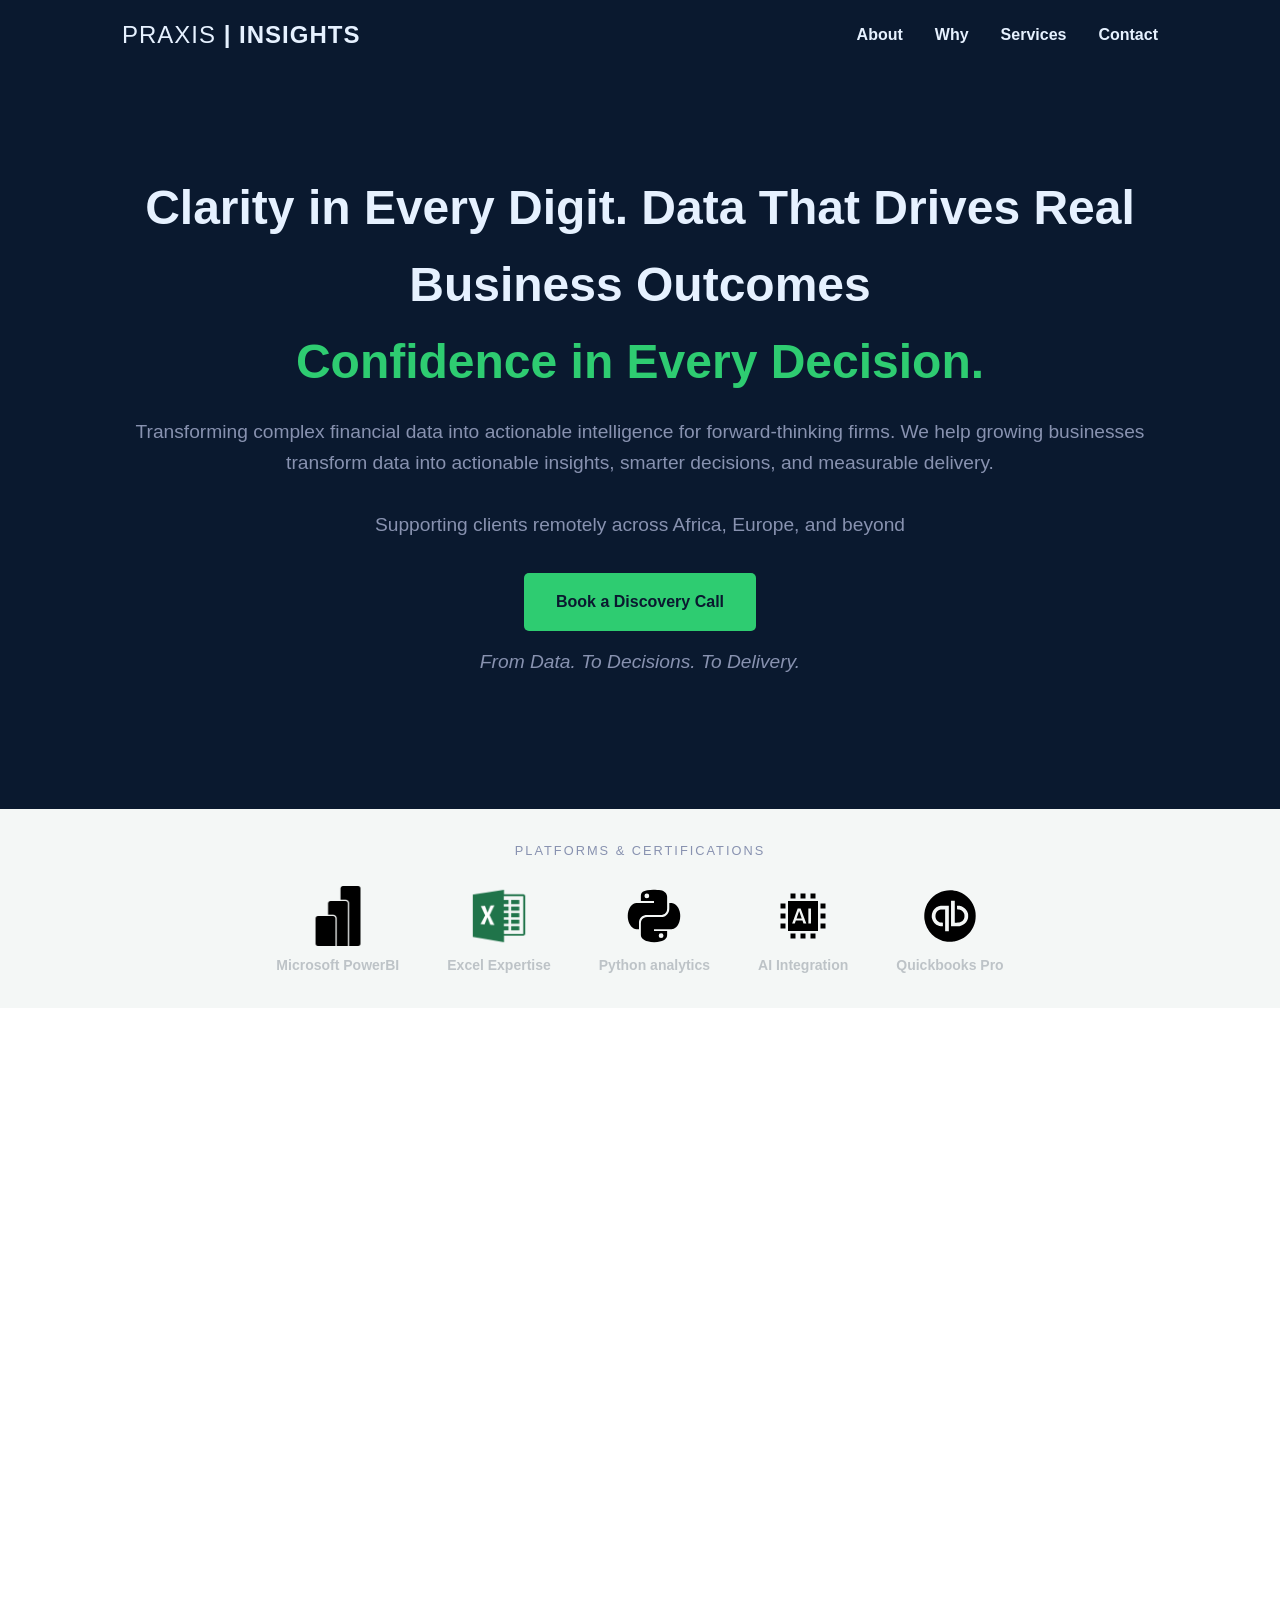
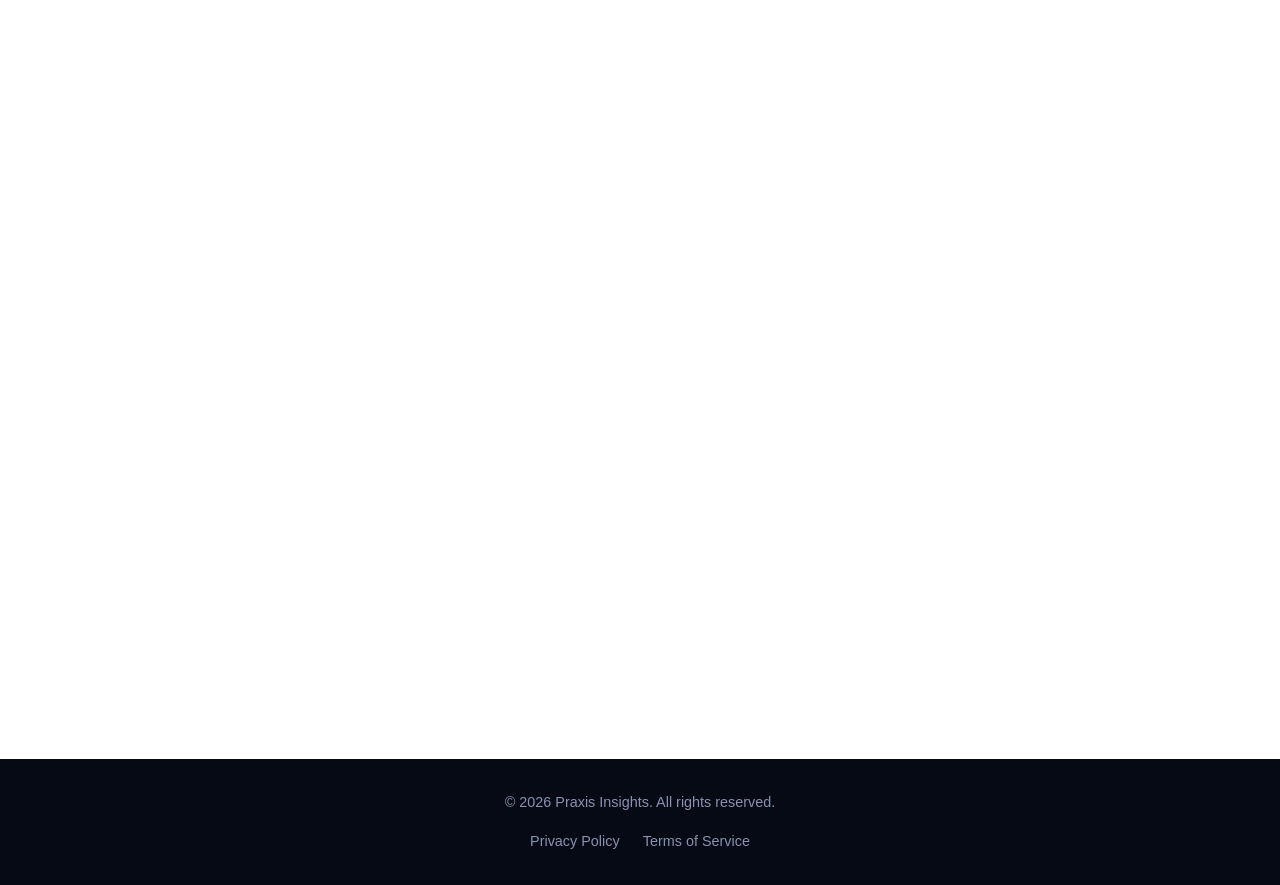
<file: index.html>
<!DOCTYPE html>
<html lang="en">
<head>
    <meta charset="UTF-8">
    <meta http-equiv="Content-Security-Policy" content="
    default-src 'self';
    script-src 'self';
    style-src 'self' https://fonts.googleapis.com;
    font-src https://fonts.gstatic.com;
    img-src 'self' data:;
    connect-src https://formspree.io;
    form-action https://formspree.io;
    object-src 'none';
    base-uri 'self';
    upgrade-insecure-requests;
">
    <meta name="viewport" content="width=device-width, initial-scale=1.0">
    <title>Praxis Insights | Data to Decisions to Delivery</title>
    <link rel="stylesheet" href="style.css">
    <link href="https://fonts.googleapis.com/css2?family=Inter:wght@400;600;700&family=Lora:ital@1&display=swap" rel="stylesheet">

</head>
<body>

    <nav class="navbar">
        <div class="container">
            <div class="logo">PRAXIS <strong>| INSIGHTS</strong></div>
            <ul class="nav-links">
                <li><a href="#about">About</a></li>
                <li><a href="#why">Why</a></li>
                <li><a href="#services">Services</a></li>
                <li><a href="#contact" class="btn-sm">Contact</a></li>
            </ul>
        </div>
    </nav>

    <header class="hero">
        <div class="container">
            <h1>Clarity in Every Digit. Data That Drives Real Business Outcomes<br><span class="highlight">Confidence in Every Decision.</span></h1>
            <p>
                Transforming complex financial data into actionable intelligence for forward-thinking firms.
                We help growing businesses transform data into actionable insights, smarter decisions, and measurable delivery.
            </p>
            <p class="global-note">Supporting clients remotely across Africa, Europe, and beyond</p>
            <a href="#contact" class="btn-main">Book a Discovery Call</a>
            <br>
            <p class="tagline">From Data. To Decisions. To Delivery.</p>
        </div>
    </header>

    
    <section class="trust-bar">
        <div class="container">
            <p class="trust-label">PLATFORMS & CERTIFICATIONS</p>
            <div class="logo-grid">
                <div class="logo-item">
                    <img src="assets/powerbi_.png" alt="Microsoft PowerBI">
                    <span>Microsoft PowerBI</span>
                </div>
                <!-- <div class="logo-item">
                    <img src="assets/tableau-icon_.png" alt="Tableau">
                    <span>Tableau</span>
                </div> -->
                <div class="logo-item">
                    <img src="assets/file-type-excel2_.png" alt="Excel">
                    <span>Excel Expertise</span>
                </div>
                <div class="logo-item">
                    <img src="assets/logo-python-svgrepo-com.svg" alt="Python">
                    <span>Python analytics</span>
                </div>
                <div class="logo-item">
                    <img src="assets/ai-svgrepo-com.svg" alt="AI Integration">
                    <span>AI Integration</span>
                </div>
                <div class="logo-item">
                    <img src="assets/brand-quickbooks-svgrepo-com.svg" alt="Quickbooks">
                    <span>Quickbooks Pro</span>
                </div>
            </div>
        </div>
    </section>

    <section id="about" class="about">
        <div class="container grid-2">
            <div class="about-text">
                <h2>Turning Data into Business Performance</h2>
                <p>
                    Praxis Insights was built on a simple idea: data should drive action, not just reporting.
                </p>
                <p>
                    With experience across finance, data analytics, and project delivery, we help businesses move from fragmented
                     data to structured insights and real execution.
                </p>
                <p class="italics">“From Data. To Decisions. To Delivery.”</p>
            </div>
            <div class="about-visual">
                    <img src="assets/geralt-blockchain-3145392_1920.jpg" alt="Data Blocks">
            </div>
        </div>
    </section>

    <section id="why" class="why">
        <div class="container">
            <h2>Why Praxis Insights?</h2>
            <div class="grid-3">
                <div class="card">
                    <h3>Not Just Dashboards</h3>
                    <p>We go beyond reporting — ensuring insights actually drive action.</p>
                </div>
                <div class="card">
                    <h3>Business + Technical Expertise</h3>
                    <p>With a background in finance, analytics, and project delivery, we bridge the gap between data and execution.</p>
                </div>
                <div class="card">
                    <h3>Built for Growing Businesses</h3>
                    <p>Scalable solutions designed for SMEs and international teams.</p>
                </div>
            </div>
        </div>
    </section>

    <section id="services" class="services">
        <div class="container">
            <h2 class="section-title">How We Help You Scale with Data</h2>
            <div class="grid-3">
                <div class="card">
                    <h3>Business Intelligence & Dashboards</h3>
                    <p>Custom Power BI dashboards that give you real-time visibility into performance, cash flow, and operations.</p>
                </div>
                <div class="card">
                    <h3>Data Automation & Workflow Optimisation</h3>
                    <p>Eliminate manual processes and streamline reporting with automated data pipelines and workflows.</p>
                </div>
                <div class="card">
                    <h3>Decision Support & Scenario Modelling</h3>
                    <p>Make confident decisions with data-backed forecasts, what-if analysis, and performance insights.</p>
                </div>
            </div>
        </div>
    </section>

    <section class="lead-magnet">
        <div class="container grid-2">
            
            <div class="lead-text">
                <h2>Free Dashboard Audit Checklist</h2>
                <p>Not sure if your dashboards are actually driving decisions?</p>
                <p>Download our free checklist to quickly assess whether your reports are clear, actionable, and built for real business impact.</p>
                
                <ul class="lead-benefits">
                    <li>✓ Identify gaps in your current reporting</li>
                    <li>✓ Improve clarity and usability of dashboards</li>
                    <li>✓ Ensure your data drives real decisions</li>
                </ul>
            </div>

            <div class="lead-form">
                <form id="leadMagnetForm" action="https://formspree.io/f/xeenzegw" method="POST">
                    <input type="text" name="_gotcha" class="honeypot" tabindex="-1" autocomplete="off">

                    <div class="form-group">
                        <input type="text" name="name" placeholder="Full Name" maxlength="80" autocomplete="name" required>
                    </div>

                    <div class="form-group">
                        <input type="email" name="email" placeholder="Work Email" maxlength="120" autocomplete="email" required>
                    </div>

                    <input type="hidden" name="source" value="Dashboard Checklist">
                    <input type="hidden" name="_subject" value="New Dashboard Checklist Lead - Praxis Insights">

                    <button type="submit" class="btn-main full-width">
                        Download Free Checklist
                    </button>

                    <p class="privacy-note">🔒 No spam. Just valuable insights.</p>
                </form>
                <div id="leadSuccess" class="hidden">
                    <div class="success-content">
                        <h3>Your Checklist is Ready</h3>
                        <p>Your download should open automatically.</p>
                        <p>If not, <a href="assets/dashboard-audit-checklist.pdf" target="_blank" rel="noopener noreferrer">click here</a>.</p>

                        <br>

                        <p><strong>Want a personalised dashboard audit?</strong></p>
                        <a href="#contact" class="btn-main">Book a Free Call</a>
                    </div>
                </div>
            </div>

        </div>
    </section>
        
    <section class="cta-bar">
        <div class="container flex-between">
            <h3>Is your data working as hard as you are?</h3>
            <a href="#contact" class="btn-main">Book a Data Audit</a>
        </div>
    </section>

    <section id="contact" class="contact-section">
    <div class="container grid-2">
        <div class="contact-info">
            <h2>Ready to Audit Your Data Strategy?</h2>
            <p>Fill out the form to schedule a 20-minute discovery call. We'll discuss your current reporting bottlenecks and potential ROI.</p>
            <ul class="contact-list">
                <li><strong>✓</strong> Zero-commitment data assessment</li>
                <li><strong>✓</strong> Confidentiality guaranteed (NDA-ready)</li>
                <li><strong>✓</strong> Direct access to lead analyst</li>
                <li><strong>✓</strong> Remote-first delivery across time zones</li>
            </ul>
        </div>
        
        <div class="form-container">
            <form id="analyticsContactForm" action="https://formspree.io/f/xeenzegw" method="POST">
                <input type="text" name="_gotcha" class="honeypot" tabindex="-1" autocomplete="off">

                <div class="form-group">
                    <label for="contact-name">Full Name</label>
                    <input type="text" id="contact-name" name="name" placeholder="John Doe" maxlength="80" autocomplete="name" required>
                </div>

                <div class="form-group">
                    <label for="contact-email">Work Email</label>
                    <input type="email" id="contact-email" name="email" placeholder="john@company.com" maxlength="120" autocomplete="email" required>
                </div>

                <div class="form-group">
                    <label for="service">Interested In</label>
                    <select id="service" name="service" required>
                        <option value="">Select a service</option>
                        <option value="reporting">Financial Reporting</option>
                        <option value="dashboards">Custom Dashboards</option>
                        <option value="automation">Data Automation</option>
                        <option value="project-management">Project Management</option>
                        <option value="workflow-optimization">Workflow Optimization</option>
                    </select>
                </div>

                <div class="form-group">
                    <label for="message">Message</label>
                    <textarea id="message" name="message" rows="4" maxlength="1000" placeholder="Briefly describe your data challenges..."></textarea>
                </div>

                <input type="hidden" name="source" value="Contact Form - Praxis Insights">
                <input type="hidden" name="_subject" value="New Data Audit Inquiry - Praxis Insights">

                <!-- Add this only once your site is live -->
                <!-- <input type="hidden" name="_next" value="https://www.praxisinsights.com/thank-you.html"> -->

                <button type="submit" class="btn-main full-width">Send Message</button>
                <p class="privacy-note">🔒 Your data is processed securely and never shared.</p>
            </form>
            <div id="formSuccess" class="hidden">
                <div class="success-content">
                    <h3>Message Received!</h3>
                    <p>I'll review your details and get back to you within 24 hours.</p>
                </div>
            </div>
        </div>
    </div>
    </section>

    <footer>
        <div class="container">
            <p>&copy; 2026 Praxis Insights. All rights reserved.</p>
            <div class="footer-links">
                <a href="privacy.html">Privacy Policy</a>
                <a href="terms.html">Terms of Service</a>
            </div>
        </div>
    </footer>

    <script src="script.js"></script>
</body>
</html>
</file>
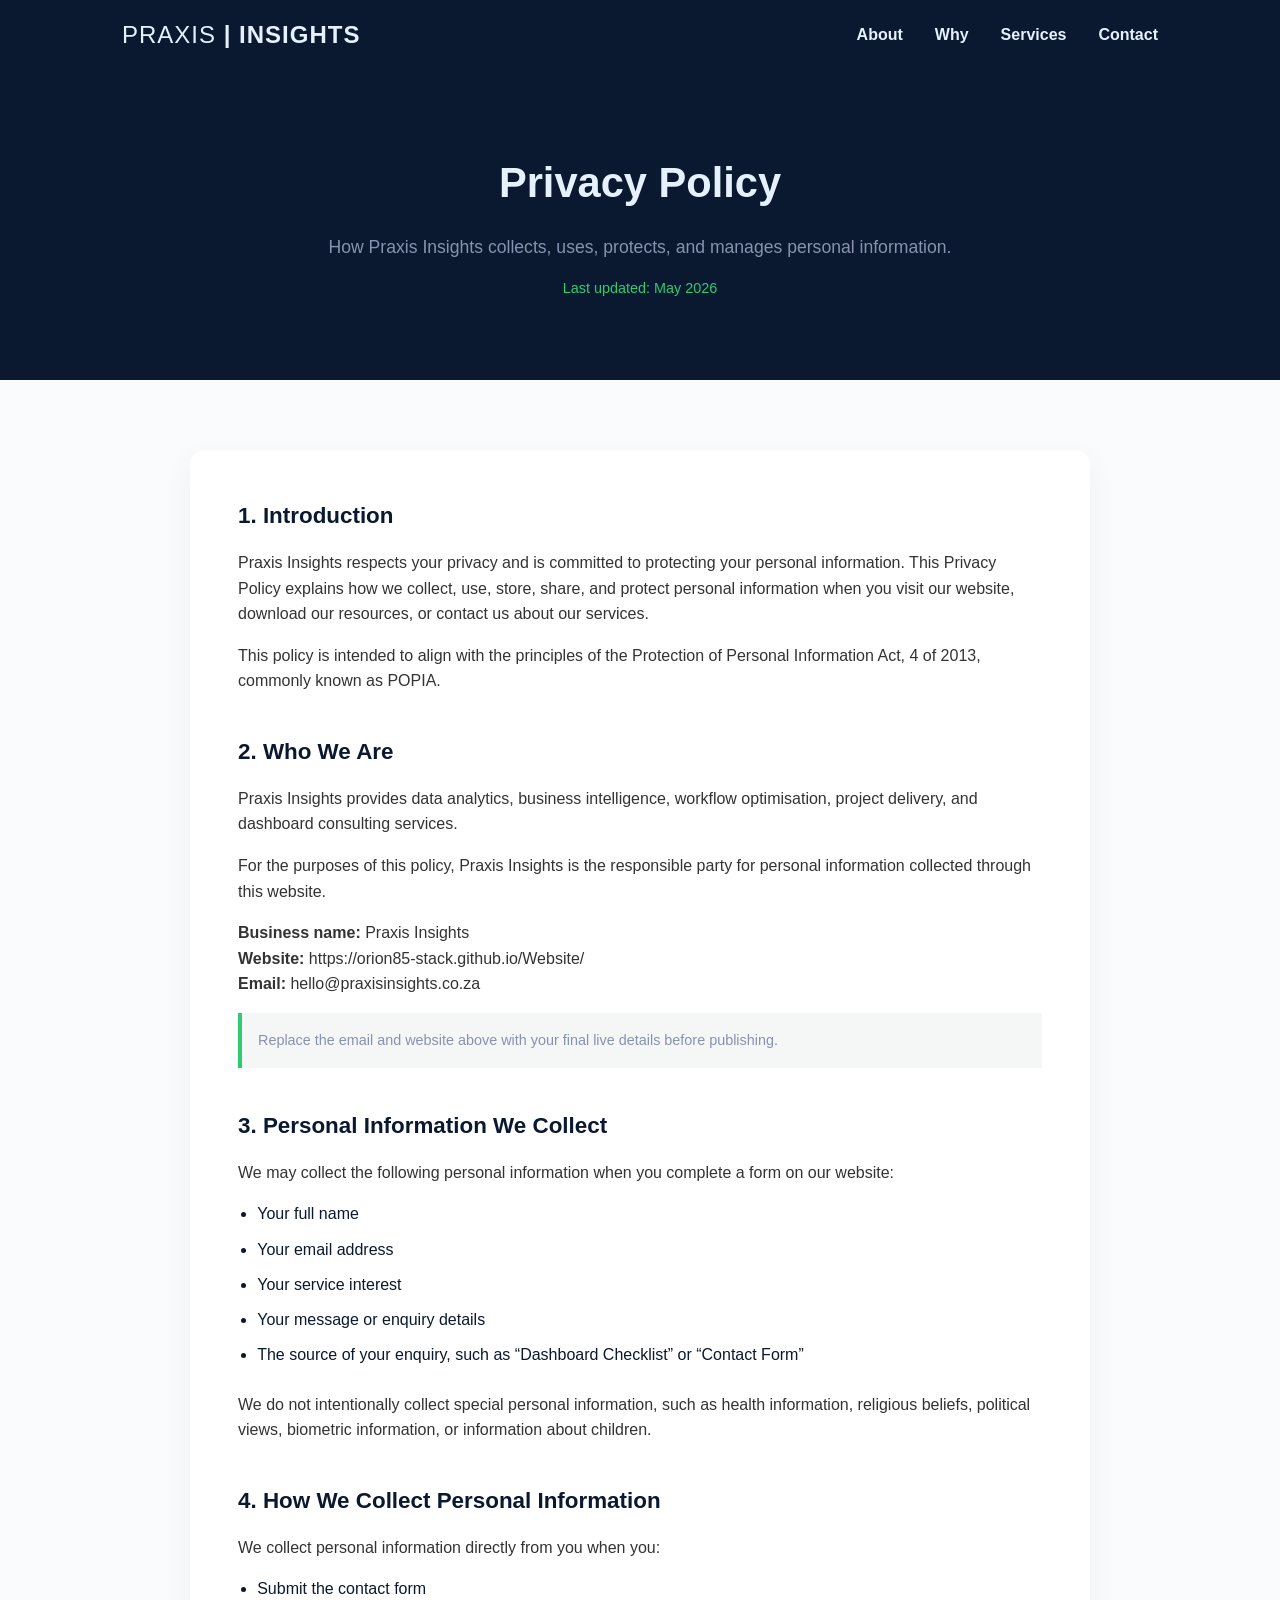
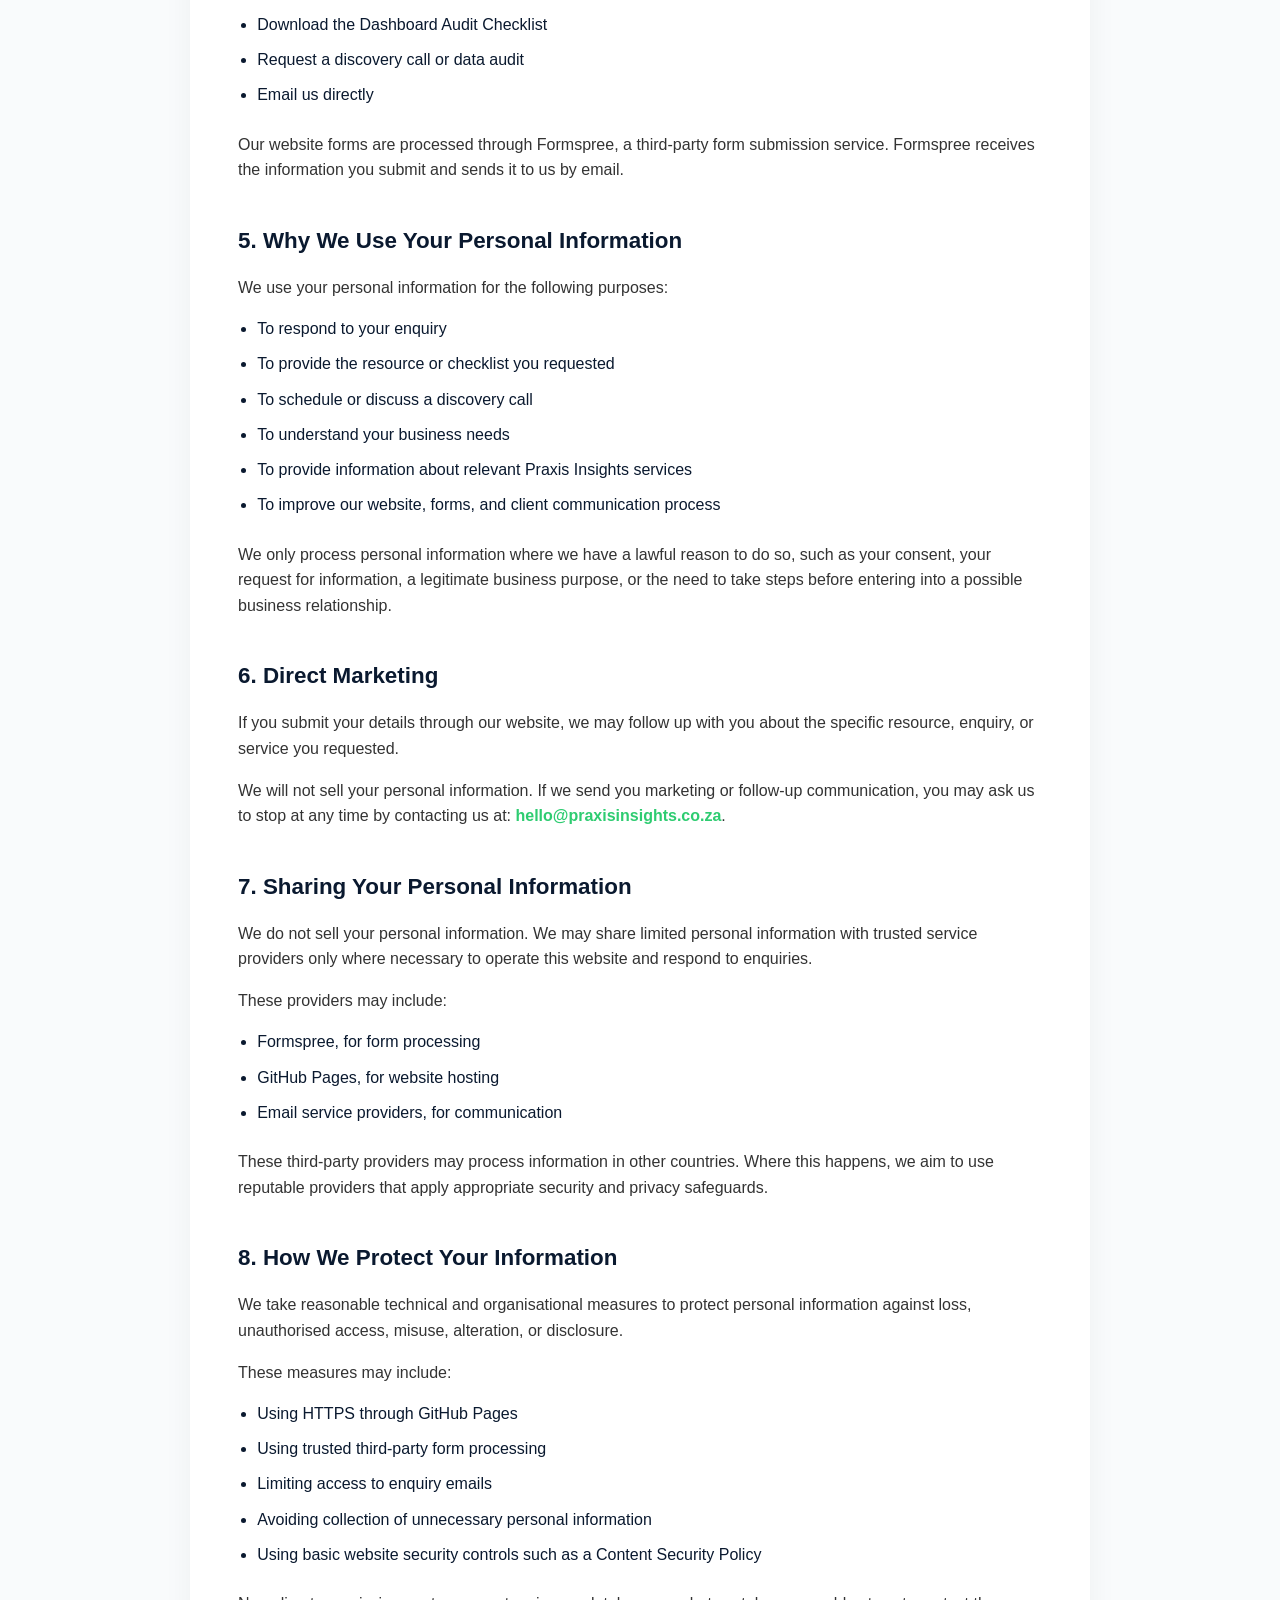
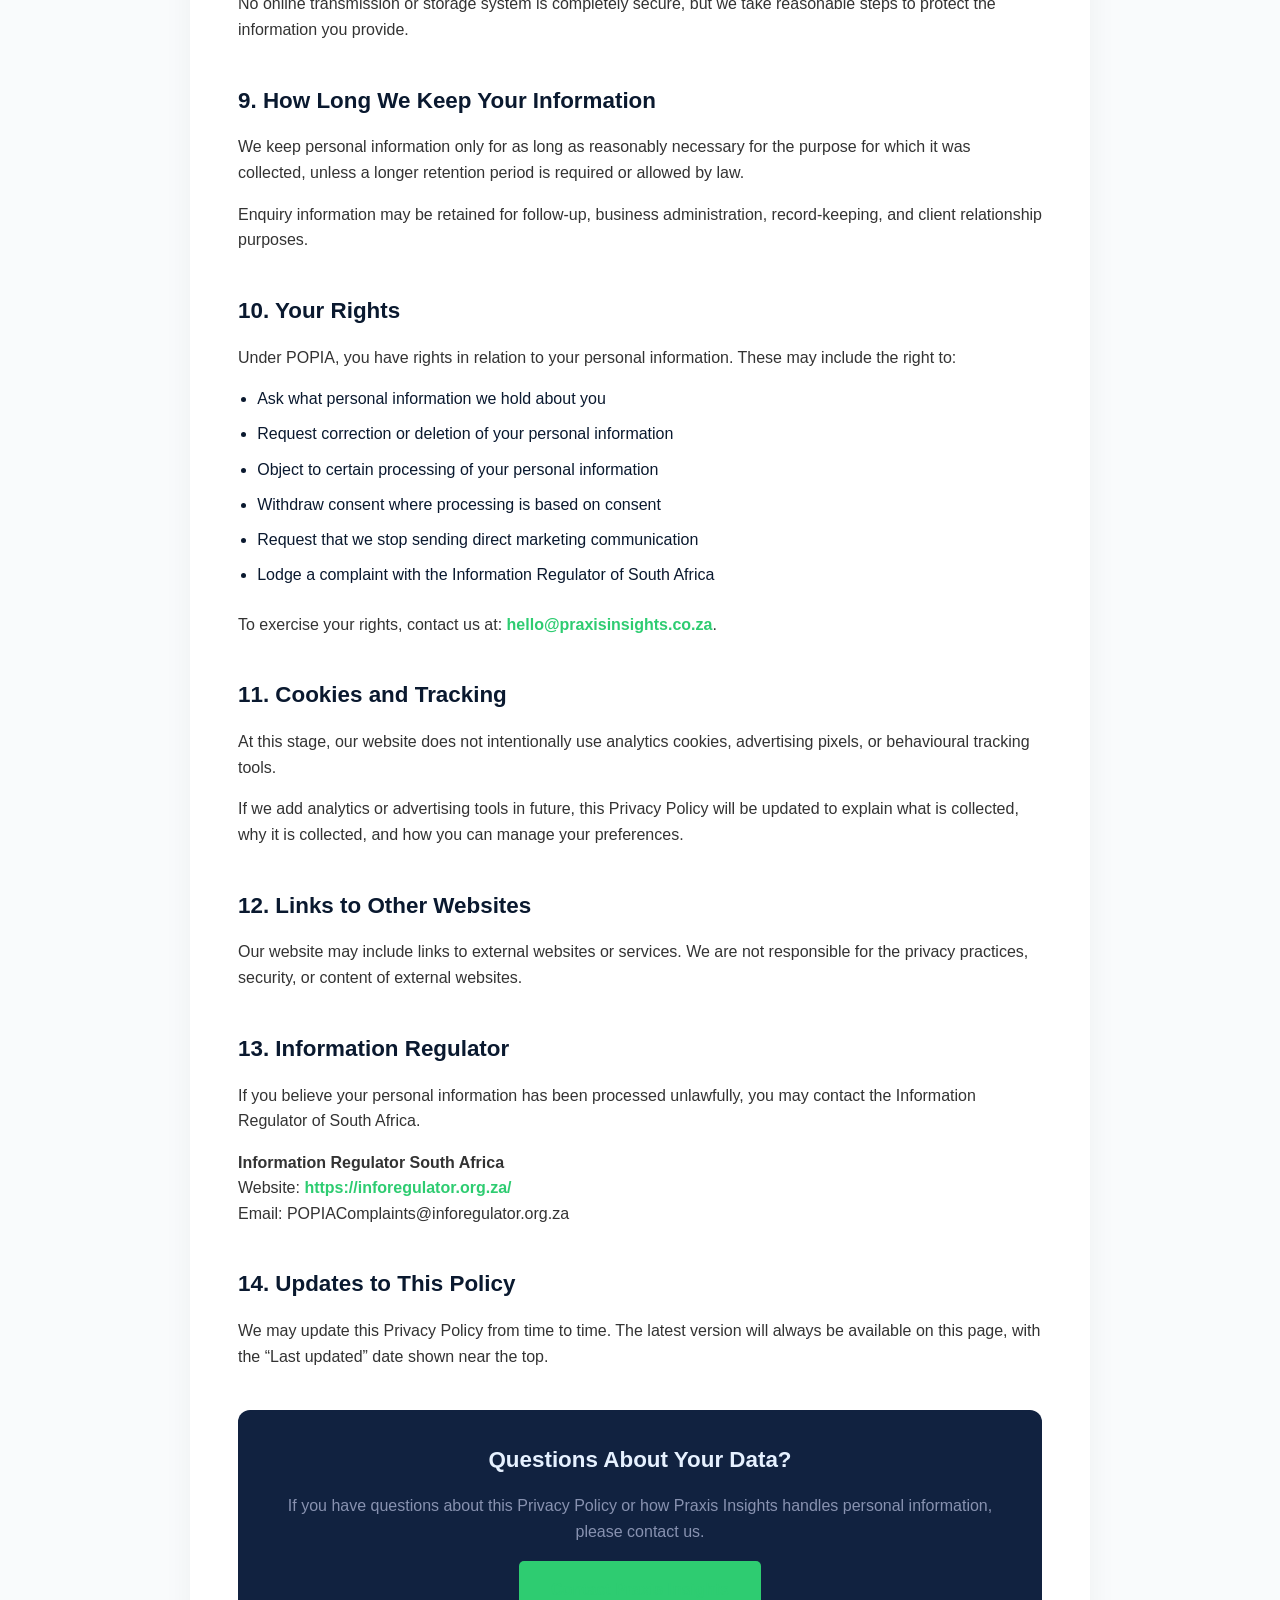
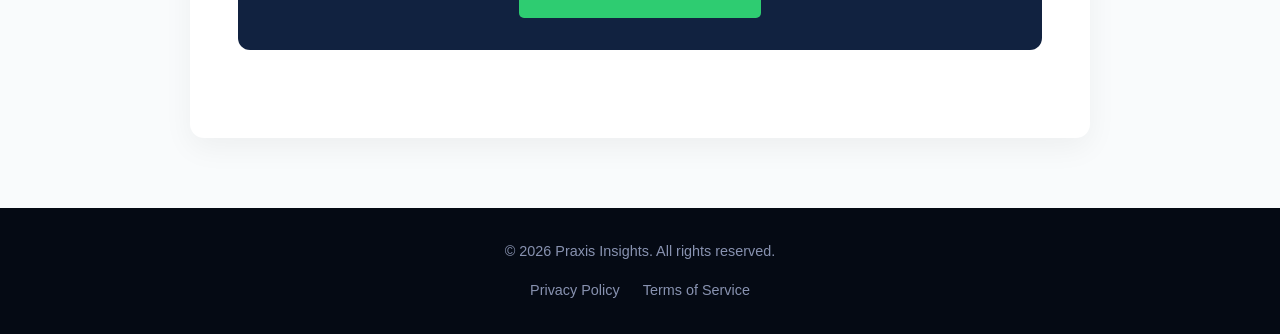
<file: privacy.html>
<!DOCTYPE html>
<html lang="en">
<head>
    <meta charset="UTF-8">

    <meta http-equiv="Content-Security-Policy" content="
        default-src 'self';
        script-src 'self';
        style-src 'self' https://fonts.googleapis.com;
        font-src https://fonts.gstatic.com;
        img-src 'self' data:;
        connect-src https://formspree.io;
        form-action https://formspree.io;
        object-src 'none';
        base-uri 'self';
        upgrade-insecure-requests;
    ">

    <meta name="viewport" content="width=device-width, initial-scale=1.0">
    <title>Privacy Policy | Praxis Insights</title>

    <meta name="description" content="Privacy Policy for Praxis Insights, explaining how personal information is collected, used, protected, and managed in line with South African POPIA principles.">

    <link rel="stylesheet" href="style.css">
    <link href="https://fonts.googleapis.com/css2?family=Inter:wght@400;600;700&family=Lora:ital@1&display=swap" rel="stylesheet">
</head>

<body>

    <nav class="navbar">
        <div class="container">
            <div class="logo">PRAXIS <strong>| INSIGHTS</strong></div>
            <ul class="nav-links">
                <li><a href="index.html#about">About</a></li>
                <li><a href="index.html#why">Why</a></li>
                <li><a href="index.html#services">Services</a></li>
                <li><a href="index.html#contact" class="btn-sm">Contact</a></li>
            </ul>
        </div>
    </nav>

    <header class="privacy-hero">
        <div class="container">
            <h1>Privacy Policy</h1>
            <p>How Praxis Insights collects, uses, protects, and manages personal information.</p>
            <p class="privacy-updated">Last updated: May 2026</p>
        </div>
    </header>

    <main class="privacy-page">
        <div class="container privacy-content">

            <section>
                <h2>1. Introduction</h2>
                <p>
                    Praxis Insights respects your privacy and is committed to protecting your personal information.
                    This Privacy Policy explains how we collect, use, store, share, and protect personal information
                    when you visit our website, download our resources, or contact us about our services.
                </p>
                <p>
                    This policy is intended to align with the principles of the Protection of Personal Information Act,
                    4 of 2013, commonly known as POPIA.
                </p>
            </section>

            <section>
                <h2>2. Who We Are</h2>
                <p>
                    Praxis Insights provides data analytics, business intelligence, workflow optimisation, project
                    delivery, and dashboard consulting services.
                </p>
                <p>
                    For the purposes of this policy, Praxis Insights is the responsible party for personal information
                    collected through this website.
                </p>
                <p>
                    <strong>Business name:</strong> Praxis Insights<br>
                    <strong>Website:</strong> https://orion85-stack.github.io/Website/<br>
                    <strong>Email:</strong> hello@praxisinsights.co.za
                </p>
                <p class="privacy-note-inline">
                    Replace the email and website above with your final live details before publishing.
                </p>
            </section>

            <section>
                <h2>3. Personal Information We Collect</h2>
                <p>We may collect the following personal information when you complete a form on our website:</p>

                <ul class="privacy-list">
                    <li>Your full name</li>
                    <li>Your email address</li>
                    <li>Your service interest</li>
                    <li>Your message or enquiry details</li>
                    <li>The source of your enquiry, such as “Dashboard Checklist” or “Contact Form”</li>
                </ul>

                <p>
                    We do not intentionally collect special personal information, such as health information,
                    religious beliefs, political views, biometric information, or information about children.
                </p>
            </section>

            <section>
                <h2>4. How We Collect Personal Information</h2>
                <p>We collect personal information directly from you when you:</p>

                <ul class="privacy-list">
                    <li>Submit the contact form</li>
                    <li>Download the Dashboard Audit Checklist</li>
                    <li>Request a discovery call or data audit</li>
                    <li>Email us directly</li>
                </ul>

                <p>
                    Our website forms are processed through Formspree, a third-party form submission service.
                    Formspree receives the information you submit and sends it to us by email.
                </p>
            </section>

            <section>
                <h2>5. Why We Use Your Personal Information</h2>
                <p>We use your personal information for the following purposes:</p>

                <ul class="privacy-list">
                    <li>To respond to your enquiry</li>
                    <li>To provide the resource or checklist you requested</li>
                    <li>To schedule or discuss a discovery call</li>
                    <li>To understand your business needs</li>
                    <li>To provide information about relevant Praxis Insights services</li>
                    <li>To improve our website, forms, and client communication process</li>
                </ul>

                <p>
                    We only process personal information where we have a lawful reason to do so, such as your consent,
                    your request for information, a legitimate business purpose, or the need to take steps before
                    entering into a possible business relationship.
                </p>
            </section>

            <section>
                <h2>6. Direct Marketing</h2>
                <p>
                    If you submit your details through our website, we may follow up with you about the specific
                    resource, enquiry, or service you requested.
                </p>
                <p>
                    We will not sell your personal information. If we send you marketing or follow-up communication,
                    you may ask us to stop at any time by contacting us at:
                    <a href="mailto:hello@praxisinsights.co.za">hello@praxisinsights.co.za</a>.
                </p>
            </section>

            <section>
                <h2>7. Sharing Your Personal Information</h2>
                <p>
                    We do not sell your personal information. We may share limited personal information with trusted
                    service providers only where necessary to operate this website and respond to enquiries.
                </p>

                <p>These providers may include:</p>

                <ul class="privacy-list">
                    <li>Formspree, for form processing</li>
                    <li>GitHub Pages, for website hosting</li>
                    <li>Email service providers, for communication</li>
                </ul>

                <p>
                    These third-party providers may process information in other countries. Where this happens, we aim
                    to use reputable providers that apply appropriate security and privacy safeguards.
                </p>
            </section>

            <section>
                <h2>8. How We Protect Your Information</h2>
                <p>
                    We take reasonable technical and organisational measures to protect personal information against
                    loss, unauthorised access, misuse, alteration, or disclosure.
                </p>

                <p>These measures may include:</p>

                <ul class="privacy-list">
                    <li>Using HTTPS through GitHub Pages</li>
                    <li>Using trusted third-party form processing</li>
                    <li>Limiting access to enquiry emails</li>
                    <li>Avoiding collection of unnecessary personal information</li>
                    <li>Using basic website security controls such as a Content Security Policy</li>
                </ul>

                <p>
                    No online transmission or storage system is completely secure, but we take reasonable steps to
                    protect the information you provide.
                </p>
            </section>

            <section>
                <h2>9. How Long We Keep Your Information</h2>
                <p>
                    We keep personal information only for as long as reasonably necessary for the purpose for which it
                    was collected, unless a longer retention period is required or allowed by law.
                </p>

                <p>
                    Enquiry information may be retained for follow-up, business administration, record-keeping, and
                    client relationship purposes.
                </p>
            </section>

            <section>
                <h2>10. Your Rights</h2>
                <p>
                    Under POPIA, you have rights in relation to your personal information. These may include the right to:
                </p>

                <ul class="privacy-list">
                    <li>Ask what personal information we hold about you</li>
                    <li>Request correction or deletion of your personal information</li>
                    <li>Object to certain processing of your personal information</li>
                    <li>Withdraw consent where processing is based on consent</li>
                    <li>Request that we stop sending direct marketing communication</li>
                    <li>Lodge a complaint with the Information Regulator of South Africa</li>
                </ul>

                <p>
                    To exercise your rights, contact us at:
                    <a href="mailto:hello@praxisinsights.co.za">hello@praxisinsights.co.za</a>.
                </p>
            </section>

            <section>
                <h2>11. Cookies and Tracking</h2>
                <p>
                    At this stage, our website does not intentionally use analytics cookies, advertising pixels, or
                    behavioural tracking tools.
                </p>
                <p>
                    If we add analytics or advertising tools in future, this Privacy Policy will be updated to explain
                    what is collected, why it is collected, and how you can manage your preferences.
                </p>
            </section>

            <section>
                <h2>12. Links to Other Websites</h2>
                <p>
                    Our website may include links to external websites or services. We are not responsible for the
                    privacy practices, security, or content of external websites.
                </p>
            </section>

            <section>
                <h2>13. Information Regulator</h2>
                <p>
                    If you believe your personal information has been processed unlawfully, you may contact the
                    Information Regulator of South Africa.
                </p>

                <p>
                    <strong>Information Regulator South Africa</strong><br>
                    Website: <a href="https://inforegulator.org.za/" target="_blank" rel="noopener noreferrer">https://inforegulator.org.za/</a><br>
                    Email: POPIAComplaints@inforegulator.org.za
                </p>
            </section>

            <section>
                <h2>14. Updates to This Policy</h2>
                <p>
                    We may update this Privacy Policy from time to time. The latest version will always be available on
                    this page, with the “Last updated” date shown near the top.
                </p>
            </section>

            <section class="privacy-cta">
                <h2>Questions About Your Data?</h2>
                <p>
                    If you have questions about this Privacy Policy or how Praxis Insights handles personal information,
                    please contact us.
                </p>
                <a href="mailto:hello@praxisinsights.co.za" class="btn-main">Contact Praxis Insights</a>
            </section>

        </div>
    </main>

    <footer>
        <div class="container">
            <p>&copy; 2026 Praxis Insights. All rights reserved.</p>
            <div class="footer-links">
                <a href="privacy.html">Privacy Policy</a>
                <a href="terms.html">Terms of Service</a>
            </div>
        </div>
    </footer>

</body>
</html>
</file>
<file: style.css>
/* Variables for consistency */
:root {
    --navy: #0a192f;
    --light-navy: #112240;
    --action-green: #2ecc71;
    --white: #e6f1ff;
    --slate: #8892b0;
    --pure-white: #ffffff;
}

* {
    margin: 0;
    padding: 0;
    box-sizing: border-box;
}

body {
    font-family: 'Inter', sans-serif;
    line-height: 1.6;
    color: var(--navy);
    background-color: var(--pure-white);
}

.container {
    max-width: 1100px;
    margin: auto;
    padding: 0 2rem;
}

/* Navbar */
.navbar {
    background: var(--navy);
    padding: 1rem 0;
    position: sticky;
    top: 0;
    z-index: 1000;
}

.navbar .container {
    display: flex;
    justify-content: space-between;
    align-items: center;
}

.logo {
    color: var(--white);
    font-size: 1.5rem;
    letter-spacing: 1px;
}

.nav-links {
    list-style: none;
    display: flex;
    align-items: center;
}

.nav-links li a {
    color: var(--white);
    text-decoration: none;
    margin-left: 2rem;
    font-weight: 600;
}

/* Hero Section */
.hero {
    background: var(--navy);
    color: var(--white);
    padding: 100px 0;
    text-align: center;
}

.hero h1 {
    font-size: 3rem;
    margin-bottom: 1rem;
}

.highlight {
    color: var(--action-green);
}

.hero p {
    font-size: 1.2rem;
    color: var(--slate);
    margin-bottom: 2rem;
}

/* Buttons */
.btn-main {
    background: var(--action-green);
    color: var(--navy);
    padding: 1rem 2rem;
    text-decoration: none;
    font-weight: bold;
    border-radius: 5px;
    display: inline-block;
    transition: 0.3s;
}

.btn-main:hover {
    transform: translateY(-3px);
    box-shadow: 0 5px 15px rgba(46, 204, 113, 0.4);
}

/* Trust Bar */
.trust-bar {
    background: #f4f7f6;
    padding: 2rem 0;
    text-align: center;
}

.logos {
    display: flex;
    justify-content: space-around;
    opacity: 0.6;
    font-weight: bold;
    margin-top: 1rem;
    flex-wrap: wrap;
}

/* Grids */
.grid-2 {
    display: grid;
    grid-template-columns: 1fr 1fr;
    gap: 4rem;
    align-items: center;
    padding: 80px 0;
}

.grid-3 {
    display: grid;
    grid-template-columns: repeat(3, 1fr);
    gap: 2rem;
    padding-bottom: 80px;
}

/* Cards */
.card {
    background: #fff;
    padding: 2rem;
    border-radius: 10px;
    border: 1px solid #eee;
    transition: 0.3s;
}

.card:hover {
    border-color: var(--action-green);
}

.italics {
    font-family: 'Lora', serif;
    font-size: 1.1rem;
    border-left: 3px solid var(--action-green);
    padding-left: 1rem;
    margin-top: 1rem;
}

/* CTA Bar */
.cta-bar {
    background: var(--light-navy);
    color: #fff;
    padding: 4rem 0;
}

.flex-between {
    display: flex;
    justify-content: space-between;
    align-items: center;
}

footer {
    padding: 2rem 0;
    text-align: center;
    font-size: 0.9rem;
    background: #050a14;
    color: var(--slate);
}

@media (max-width: 768px) {
    .grid-2, .grid-3, .flex-between {
        grid-template-columns: 1fr;
        flex-direction: column;
        text-align: center;
    }
    .flex-between a { margin-top: 2rem; }
}

@media (max-width: 768px) {

    /* Container spacing */
    .container {
        padding: 0 1.2rem;
    }

    /* Navbar */
    .nav-links {
        display: none; /* simple approach (or replace with hamburger later) */
    }

    /* Hero */
    .hero {
        padding: 60px 0;
    }

    .hero h1 {
        font-size: 2rem;
        line-height: 1.3;
    }

    .hero p {
        font-size: 1rem;
    }

    /* Grids */
    .grid-2 {
        grid-template-columns: 1fr;
        gap: 2rem;
        padding: 60px 0;
    }

    .grid-3 {
        grid-template-columns: 1fr;
        gap: 1.5rem;
    }

    /* Buttons */
    .btn-main {
        width: 100%;
        text-align: center;
        padding: 0.9rem;
    }

    /* About image */
    .about-visual img {
        height: auto;
        max-height: 300px;
    }

    /* CTA section */
    .flex-between {
        flex-direction: column;
        text-align: center;
    }

    .flex-between a {
        margin-top: 1.5rem;
        width: 100%;
    }

    /* Form */
    .form-container {
        padding: 1.5rem;
    }

    /* Lead magnet */
    .lead-magnet {
        padding: 60px 0;
    }

}

@media (max-width: 480px) {

    .hero h1 {
        font-size: 1.7rem;
    }

    .logo {
        font-size: 1.2rem;
    }

    .btn-main {
        font-size: 0.9rem;
    }

}

/* Logo Grid Styling */
.trust-label {
    font-size: 0.8rem;
    letter-spacing: 2px;
    color: var(--slate);
    margin-bottom: 1.5rem;
}

.logo-grid {
    display: flex;
    justify-content: center;
    gap: 3rem;
    flex-wrap: wrap;
    align-items: center;
}

.logo-item {
    text-align: center;
    font-weight: 700;
    color: #bdc3c7;
    font-size: 1.1rem;
    transition: 0.3s;
    cursor: default;
}

.logo-item img {
    max-width: 60px;
    height: auto;
    display: block;
    margin: 0 auto 8px; /* space between image and text */
}

.logo-item span {
    display: block;
    font-size: 14px;
}

.logo-item:hover {
    color: var(--navy);
}

/* Contact Form Styling */
.contact-section {
    padding: 100px 0;
    background-color: #fcfcfc;
}

.contact-list {
    list-style: none;
    margin-top: 2rem;
}

.contact-list li {
    margin-bottom: 1rem;
    color: var(--navy);
    font-weight: 600;
}

.form-container {
    background: white;
    padding: 2.5rem;
    border-radius: 12px;
    box-shadow: 0 10px 30px rgba(0,0,0,0.05);
}

.form-group {
    margin-bottom: 1.5rem;
}

.form-group label {
    display: block;
    font-size: 0.9rem;
    font-weight: 600;
    margin-bottom: 0.5rem;
}

.form-group input, 
.form-group select, 
.form-group textarea {
    width: 100%;
    padding: 0.8rem;
    border: 1px solid #ddd;
    border-radius: 4px;
    font-family: inherit;
}

.full-width {
    width: 100%;
    border: none;
    cursor: pointer;
}

.privacy-note {
    font-size: 0.75rem;
    color: var(--slate);
    margin-top: 1rem;
    text-align: center;
}

.hidden {
    display: none;
}

.success-content {
    text-align: center;
    padding: 2rem;
    color: var(--action-green);
}

.tagline {
    margin-top: 1rem;
    font-style: italic;
    color: var(--slate);
}

.global-note {
    margin-top: 1rem;
    font-size: 0.9rem;
    color: var(--slate);
}

.lead-magnet {
    padding: 80px 0;
    background: #f9fbfc;
}

.lead-text h2 {
    margin-bottom: 1rem;
}

.lead-benefits {
    list-style: none;
    margin-top: 1.5rem;
}

.lead-benefits li {
    margin-bottom: 0.8rem;
    font-weight: 600;
}

.lead-form {
    background: white;
    padding: 2rem;
    border-radius: 10px;
    box-shadow: 0 10px 25px rgba(0,0,0,0.05);
}

.about-visual img {
    width: 100%;
    height: 100%;
    object-fit: cover;
    border-radius: 12px;
}

.about-visual {
    height: 100%;
    display: flex;
    align-items: center;
    justify-content: center;
}

.reveal {
    opacity: 0;
    transform: translateY(20px);
    transition: opacity 0.6s ease-out, transform 0.6s ease-out;
}

.reveal.is-visible {
    opacity: 1;
    transform: translateY(0);
}

.honeypot {
    position: absolute;
    left: -9999px;
    opacity: 0;
    pointer-events: none;
}

/* Privacy Page */

.privacy-hero {
    background: var(--navy);
    color: var(--white);
    padding: 80px 0;
    text-align: center;
}

.privacy-hero h1 {
    font-size: 2.6rem;
    margin-bottom: 1rem;
}

.privacy-hero p {
    color: var(--slate);
    font-size: 1.1rem;
}

.privacy-updated {
    margin-top: 1rem;
    font-size: 0.9rem !important;
    color: var(--action-green) !important;
}

.privacy-page {
    background: #f9fbfc;
    padding: 70px 0;
}

.privacy-content {
    max-width: 900px;
    background: var(--pure-white);
    padding: 3rem;
    border-radius: 14px;
    box-shadow: 0 10px 30px rgba(0,0,0,0.05);
}

.privacy-content section {
    margin-bottom: 2.5rem;
}

.privacy-content h2 {
    color: var(--navy);
    font-size: 1.4rem;
    margin-bottom: 1rem;
}

.privacy-content p {
    color: #333;
    margin-bottom: 1rem;
}

.privacy-content a {
    color: var(--action-green);
    font-weight: 600;
    text-decoration: none;
}

.privacy-content a:hover {
    text-decoration: underline;
}

.privacy-list {
    margin: 1rem 0 1.5rem 1.2rem;
}

.privacy-list li {
    margin-bottom: 0.6rem;
}

.privacy-note-inline {
    background: #f4f7f6;
    border-left: 4px solid var(--action-green);
    padding: 1rem;
    font-size: 0.9rem;
    color: var(--slate) !important;
}

.privacy-cta {
    background: var(--light-navy);
    color: var(--white);
    padding: 2rem;
    border-radius: 12px;
    text-align: center;
}

.privacy-cta h2 {
    color: var(--white);
}

.privacy-cta p {
    color: var(--slate);
}

.footer-links {
    margin-top: 1rem;
}

.footer-links a {
    color: var(--slate);
    margin: 0 0.6rem;
    text-decoration: none;
}

.footer-links a:hover {
    color: var(--action-green);
}

/* Mobile Privacy Page */

@media (max-width: 768px) {
    .privacy-hero {
        padding: 60px 0;
    }

    .privacy-hero h1 {
        font-size: 2rem;
    }

    .privacy-content {
        padding: 1.5rem;
        border-radius: 10px;
    }

    .privacy-page {
        padding: 40px 0;
    }
}
</file>
